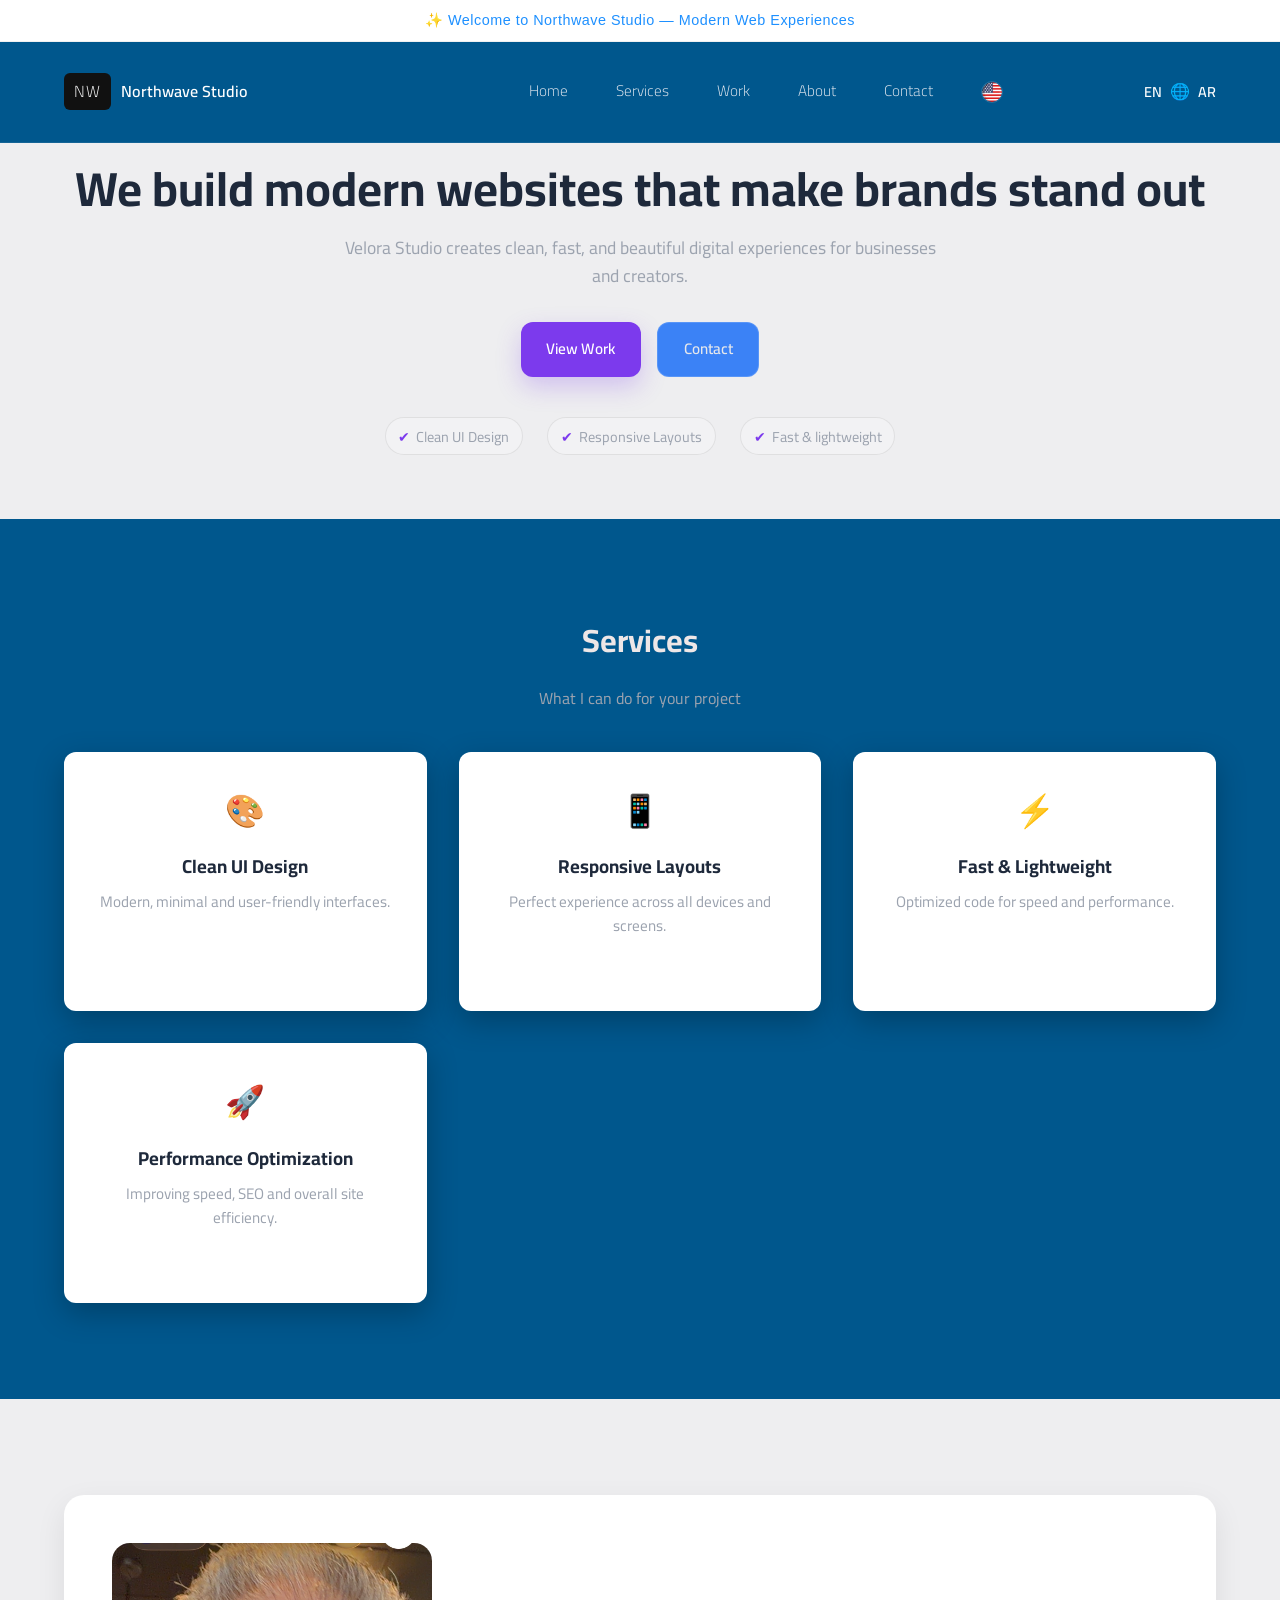
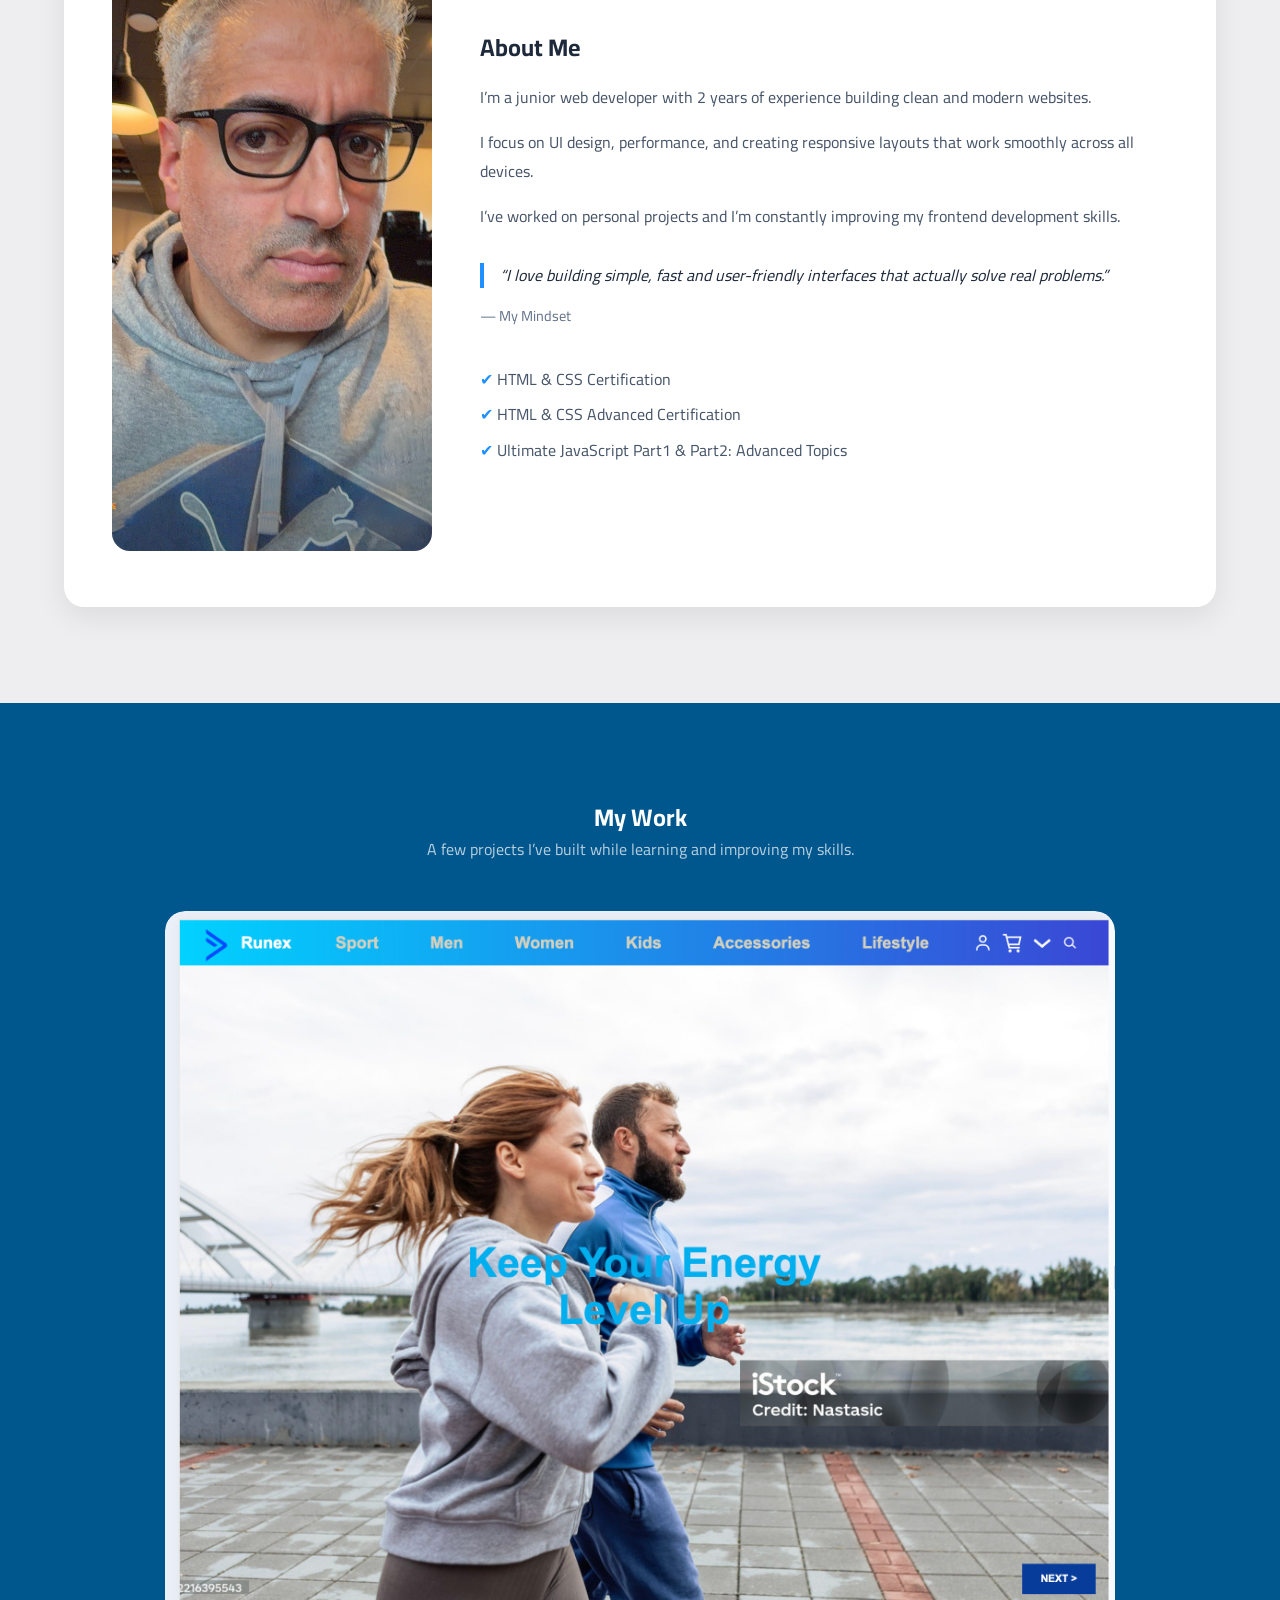
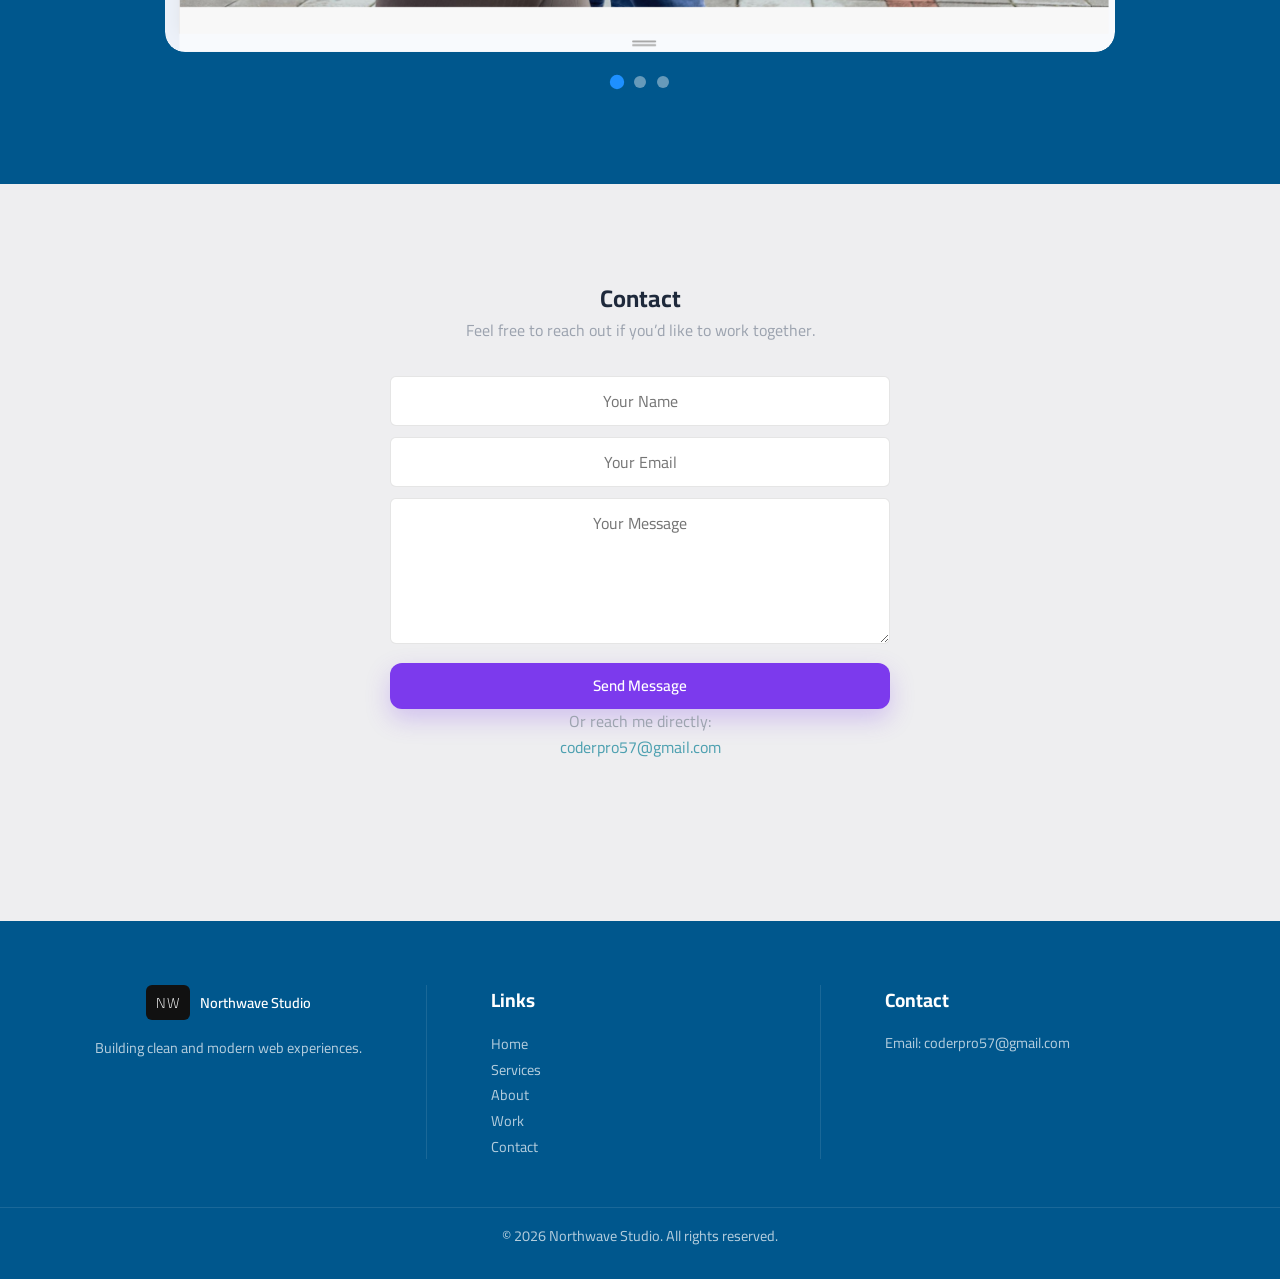
<file: index.html>
<!DOCTYPE html>
<html lang="en">
  <head>
    <meta charset="UTF-8" />
    <meta name="viewport" content="width=device-width, initial-scale=1.0" />
    <meta
      name="description"
      content="Northwave Studio builds modern, responsive and high-performance websites for businesses and creators."
    />
    <meta
      name="google-site-verification"
      content="6xr9IZ_3Co7264kx-2h7jnVPcDhUXZEW-pt3ul5nyoY"
    />
    <title>Northwave Studio</title>
    <link rel="stylesheet" href="css/normalize.css" />
    <link rel="stylesheet" href="css/style.css" />

    <!-- Google Font -->
    <link
      href="https://fonts.googleapis.com/css2?family=Inter:wght@300;400;600;700&display=swap"
      rel="stylesheet"
    />
    <link
      href="https://fonts.googleapis.com/css2?family=Cairo:wght@400;600;700&display=swap"
      rel="stylesheet"
    />

    <link rel="stylesheet" href="https://unpkg.com/aos@2.3.1/dist/aos.css" />
  </head>

  <body>
    <header class="header">
      <!--topbar-->
      <div class="topbar">
        <p>✨ Welcome to Northwave Studio — Modern Web Experiences</p>
      </div>

      <!--navbar-->
      <div class="container nav">
        <div class="logo">
          <a href="#home" class="logo">
            <span class="logo__mark">NW</span>
            Northwave Studio
          </a>
        </div>

        <!-- OVERLAY -->
        <div class="nav__overlay"></div>

        <nav class="nav__menu">
          <!-- CLOSE BUTTON -->
          <button class="nav__close">✕</button>

          <a href="#home">Home</a>
          <a href="#services">Services</a>
          <a href="#work">Work</a>
          <a href="#about">About</a>
          <a href="#contact">Contact</a>

          <div class="nav__flag">
            <img src="icons/united-states-of-america.png" alt="USA Flag" />
          </div>
        </nav>

        <div class="nav__lang">
          <a href="../index.html">EN</a>
          <span>🌐</span>
          <a href="ar/index.html">AR</a>
        </div>

        <button class="nav__toggle">☰</button>
      </div>
    </header>

    <!--hero section-->
    <section id="home" class="hero">
      <div class="container hero__content">
        <h1>We build modern websites that make brands stand out</h1>
        <p>
          Velora Studio creates clean, fast, and beautiful digital experiences
          for businesses and creators.
        </p>
        <div class="hero__buttons">
          <a href="#work" class="btn btn__primary">View Work</a>
          <a href="#contact" class="btn btn__secondary">Contact</a>
        </div>
        <div class="hero__highlights">
          <span>Clean UI Design</span>
          <span>Responsive Layouts</span>
          <span>Fast & lightweight</span>
        </div>
      </div>
    </section>

    <!---- services section-->
    <section id="services" class="services">
      <div class="container">
        <h2 class="section__title">Services</h2>
        <p class="services__subtitle">What I can do for your project</p>

        <div class="services__grid">
          <div class="services__card" data-aos="zoom-in">
            <div class="service__icon">🎨</div>
            <h3>Clean UI Design</h3>
            <p>Modern, minimal and user-friendly interfaces.</p>
          </div>

          <div
            class="services__card"
            data-aos="zoom-in"
            data-aos-anchor="#example-anchor"
            data-aos-offset="500"
            data-aos-duration="500"
          >
            <div class="service__icon">📱</div>
            <h3>Responsive Layouts</h3>
            <p>Perfect experience across all devices and screens.</p>
          </div>

          <div class="services__card" data-aos="zoom-in">
            <div class="service__icon">⚡</div>
            <h3>Fast & Lightweight</h3>
            <p>Optimized code for speed and performance.</p>
          </div>

          <div class="services__card" data-aos="zoom-in">
            <div class="service__icon">🚀</div>
            <h3>Performance Optimization</h3>
            <p>Improving speed, SEO and overall site efficiency.</p>
          </div>
        </div>
      </div>
    </section>

    <!--ABOUT SECTION-->

    <section id="about" class="about">
      <div class="container">
        <div class="about__card">
          <div class="about__grid">
            <!-- IMAGE -->
            <div class="about__image">
              <img src="images/zohir.jpg" alt="Zohir Profile" />
            </div>

            <!-- CONTENT -->
            <div class="about__content">
              <h2 class="section__title">About Me</h2>

              <p>
                I’m a junior web developer with 2 years of experience building
                clean and modern websites.
              </p>

              <p>
                I focus on UI design, performance, and creating responsive
                layouts that work smoothly across all devices.
              </p>

              <p>
                I’ve worked on personal projects and I’m constantly improving my
                frontend development skills.
              </p>

              <blockquote class="about__quote">
                “I love building simple, fast and user-friendly interfaces that
                actually solve real problems.”
              </blockquote>

              <span class="about__mindset"> — My Mindset </span>

              <div class="about__certs">
                <ul>
                  <li>HTML & CSS Certification</li>
                  <li>HTML & CSS Advanced Certification</li>
                  <li>Ultimate JavaScript Part1 & Part2: Advanced Topics</li>
                </ul>
              </div>
            </div>
          </div>
        </div>
      </div>
    </section>

    <!--WORK SECTION-->

    <section id="work" class="work">
      <div class="container">
        <h2 class="section__title">My Work</h2>
        <p class="section__subtitle">
          A few projects I’ve built while learning and improving my skills.
        </p>
        <div class="work__slider">
          <!-- SLIDES -->
          <div class="work__slides">
            <img
              class="work__slide active"
              src="images/runex.png"
              alt="Project One"
            />

            <img
              class="work__slide"
              src="images/under-one-roof.png"
              alt="Project Two"
            />

            <img
              class="work__slide"
              src="images/first-web.png"
              alt="Project Three"
            />
          </div>
        </div>

        <!--DOTS-->
        <div class="work__dots">
          <span class="work__dot active"></span>

          <span class="work__dot"></span>

          <span class="work__dot"></span>
        </div>
      </div>
    </section>

    <!----CONTACT SECTION--->
    <section id="contact" class="contact">
      <div class="container">
        <h2 class="section__title">Contact</h2>
        <p class="section__subtitle">
          Feel free to reach out if you’d like to work together.
        </p>

        <form class="contact__form">
          <input type="text" name="name" placeholder="Your Name" required />

          <input type="email" name="email" placeholder="Your Email" required />

          <textarea
            name="message"
            placeholder="Your Message"
            rows="5"
            required
          ></textarea>

          <button type="submit" class="btn btn__primary">Send Message</button>
        </form>

        <div class="contact__email">
          <p>Or reach me directly:</p>
          <a href="mailto:coderpro57@gmail.com">coderpro57@gmail.com</a>
        </div>
      </div>
    </section>

    <!---FOOTER--->
    <footer class="footer">
      <div class="container footer__wrapper">
        <!-- BRAND -->

        <div class="footer__brand">
          <a href="#home" class="logo">
            <span class="logo__mark">NW</span>
            Northwave Studio
          </a>

          <p>Building clean and modern web experiences.</p>
        </div>

        <!-- LINKS -->

        <div class="footer__links">
          <h4>Links</h4>
          <ul>
            <li><a href="#home">Home</a></li>
            <li><a href="#services">Services</a></li>
            <li><a href="#about">About</a></li>
            <li><a href="#work">Work</a></li>
            <li><a href="#contact">Contact</a></li>
          </ul>
        </div>

        <!-- CONTACT -->

        <div class="footer__contact">
          <h4>Contact</h4>

          <p>
            Email:
            <a href="mailto:coderpro57@gmail.com">coderpro57@gmail.com</a>
          </p>
        </div>
      </div>
      <div class="footer__bottom">
        <p>© 2026 Northwave Studio. All rights reserved.</p>
      </div>
    </footer>
    <script src="https://unpkg.com/aos@2.3.1/dist/aos.js"></script>
    <script>
      AOS.init({
        once: true,
      });
    </script>
    <script src="js/main.js"></script>
  </body>
</html>
</file>
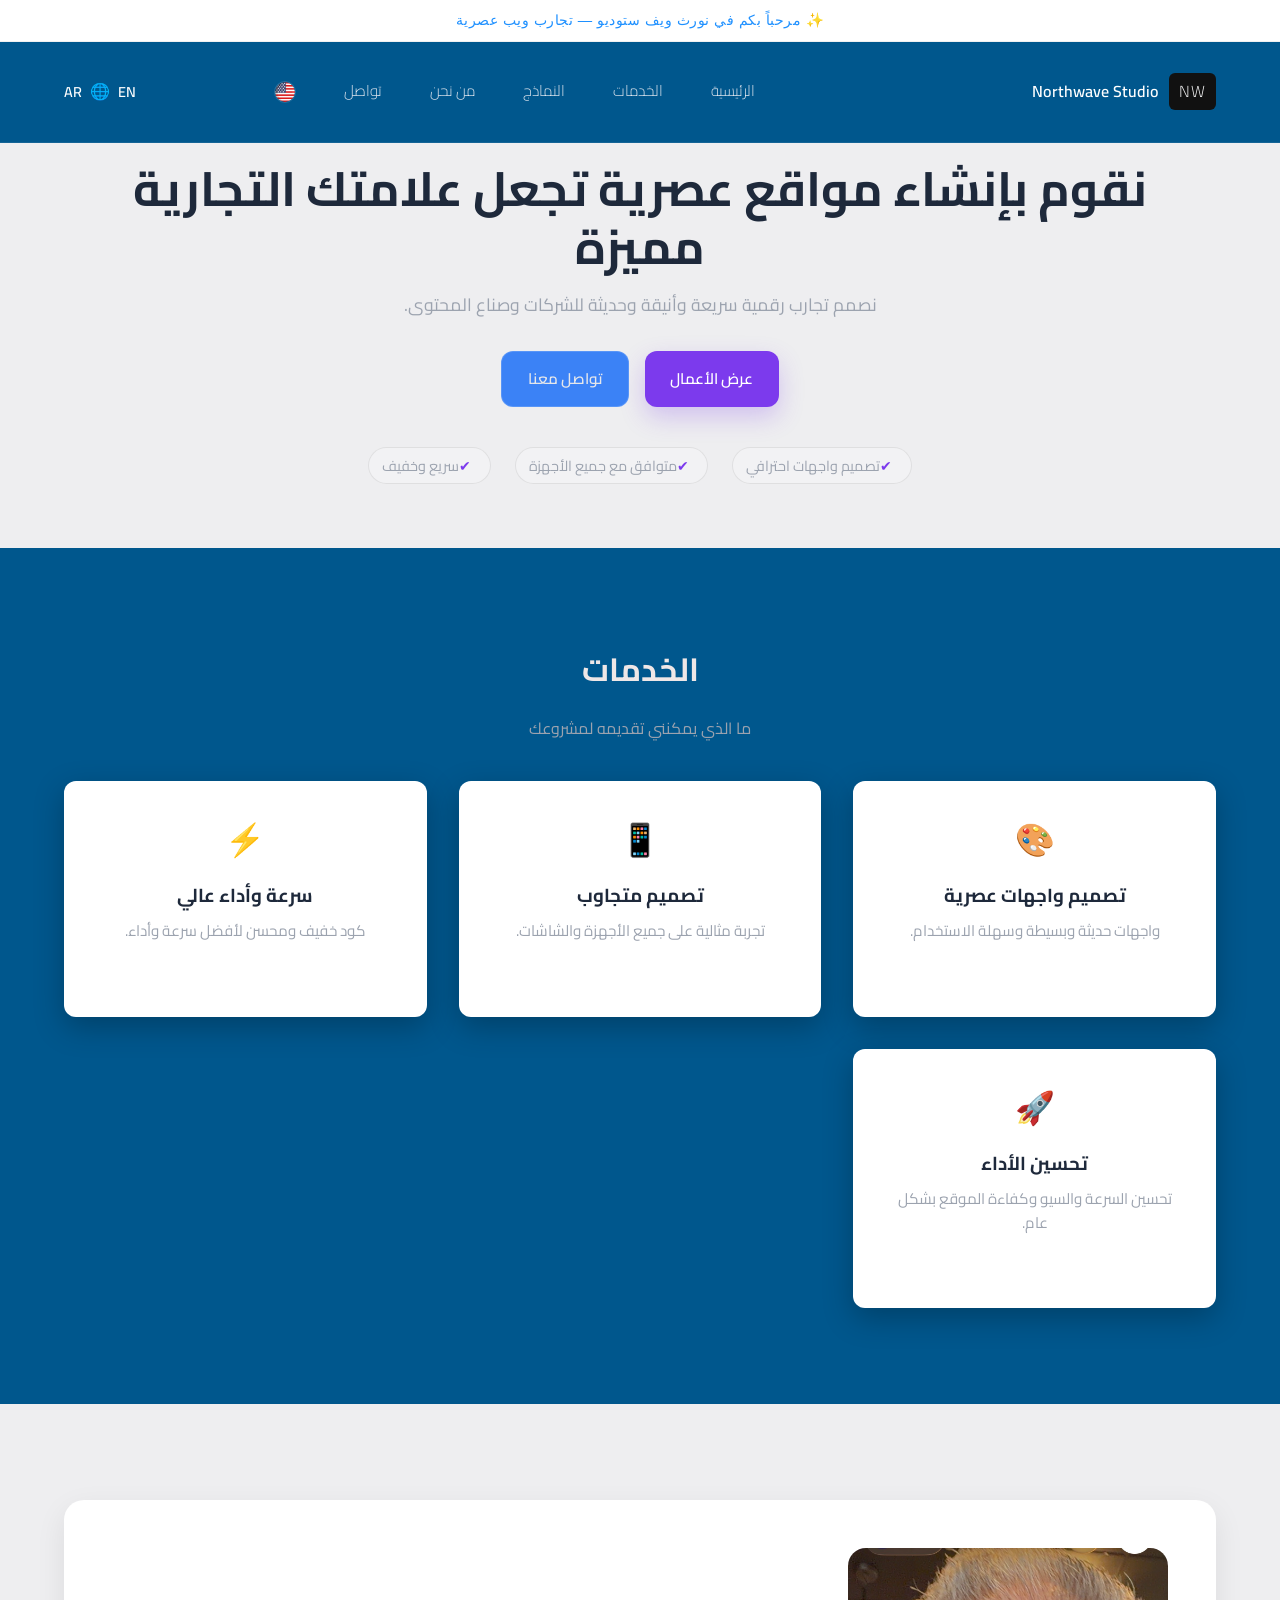
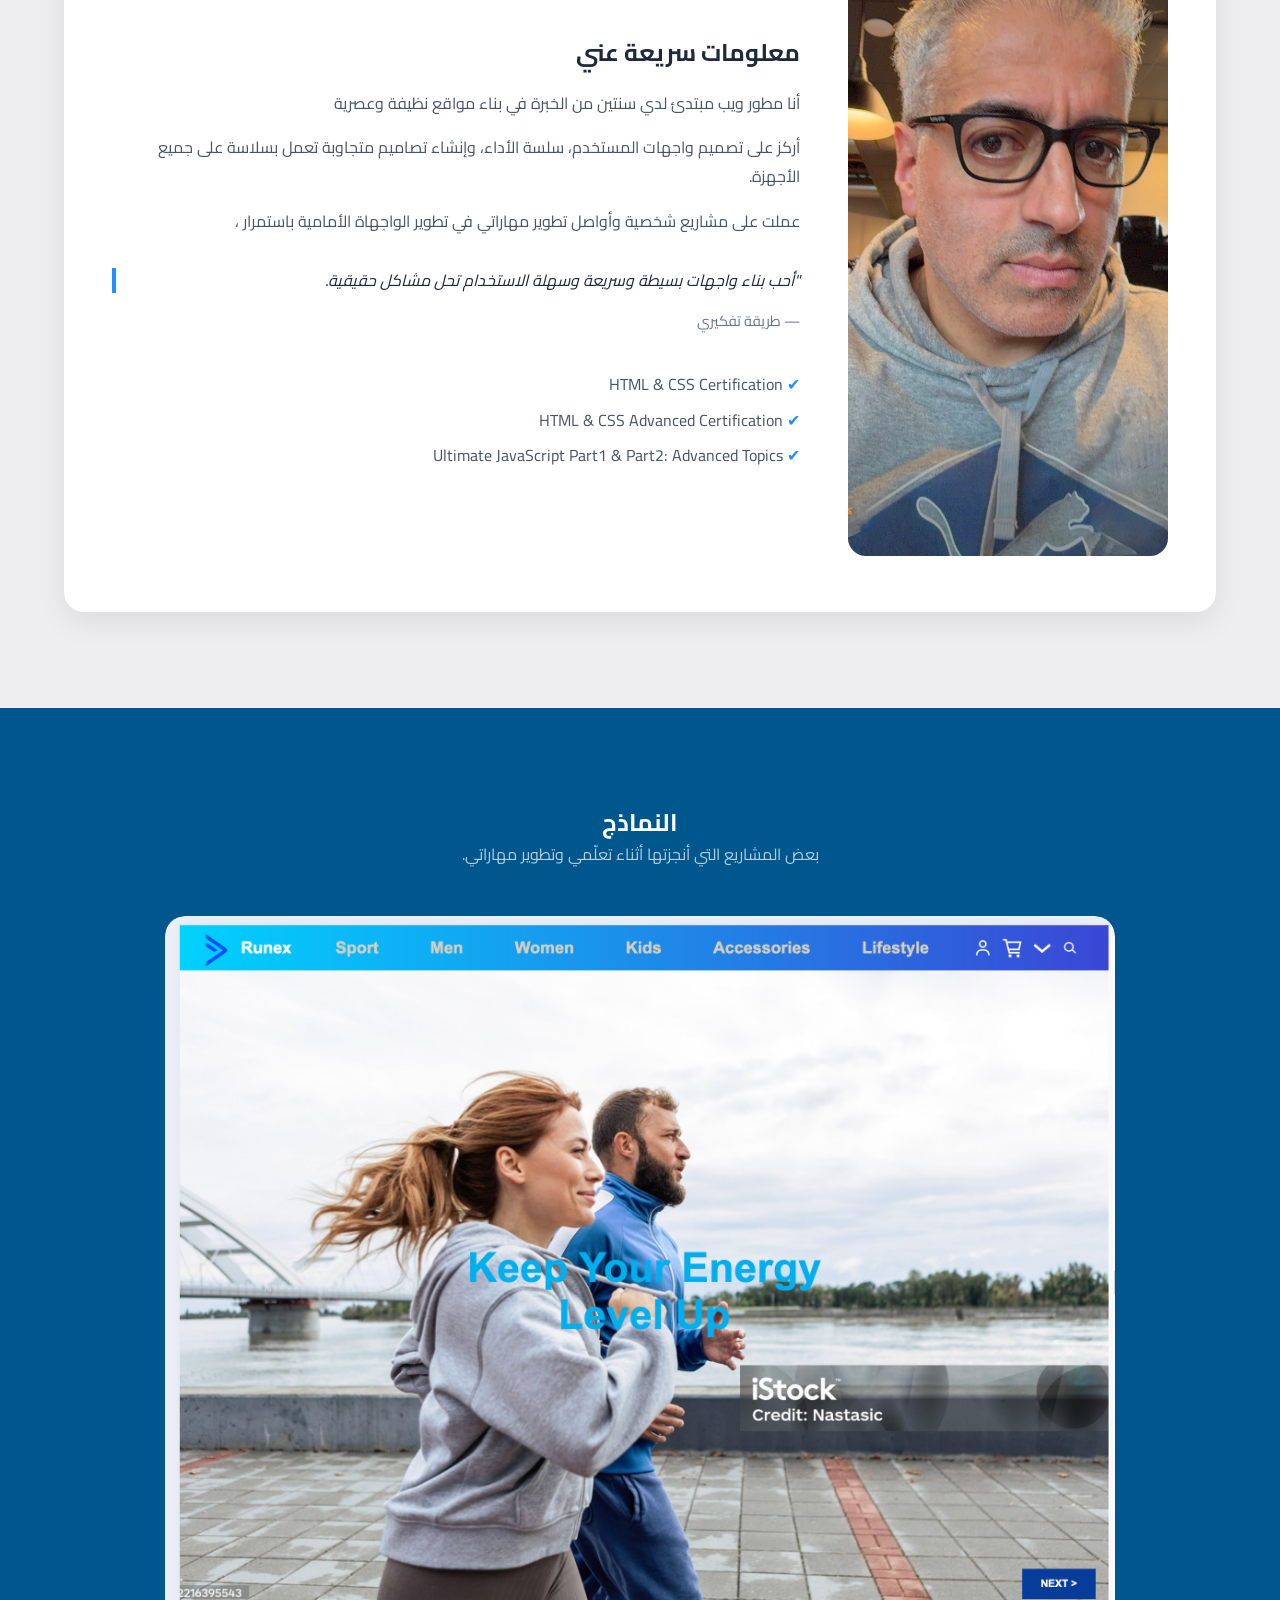
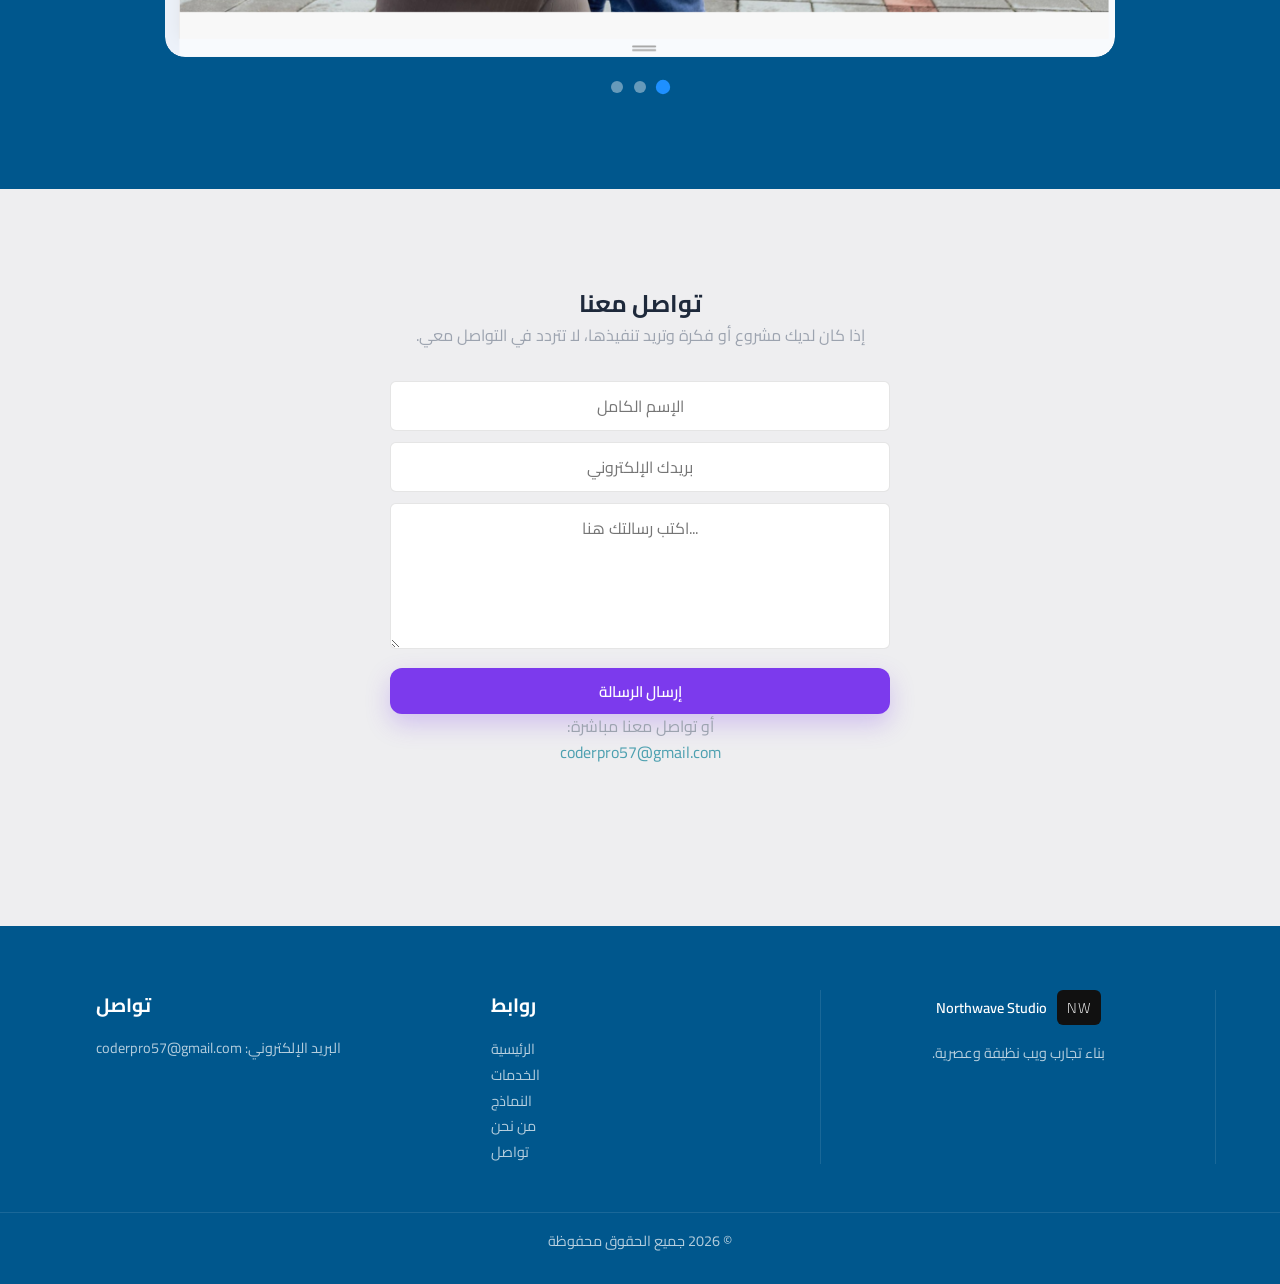
<file: ar/index.html>
<!DOCTYPE html>
<html lang="ar" dir="rtl">
  <head>
    <meta charset="UTF-8" />
    <meta name="viewport" content="width=device-width, initial-scale=1.0" />
    <meta
      name="description"
      content="استوديو تصميم مواقع حديثة نصمم مواقع سريعة وعصرية ومتجاوبة."
    />
    <meta
      name="google-site-verification"
      content="6xr9IZ_3Co7264kx-2h7jnVPcDhUXZEW-pt3ul5nyoY"
    />
    <title>Northwave Studio</title>
    <link rel="stylesheet" href="../css/normalize.css" />
    <link rel="stylesheet" href="../css/style.css" />

    <!-- Google Font -->
    <link
      href="https://fonts.googleapis.com/css2?family=Inter:wght@300;400;600;700&display=swap"
      rel="stylesheet"
    />
    <link
      href="https://fonts.googleapis.com/css2?family=Cairo:wght@400;600;700&display=swap"
      rel="stylesheet"
    />

    <link rel="stylesheet" href="https://unpkg.com/aos@2.3.1/dist/aos.css" />
  </head>
  <body class="arabic">
    <header class="header">
      <!--topbar-->
      <div class="topbar">
        <p>✨ مرحباً بكم في نورث ويف ستوديو — تجارب ويب عصرية</p>
      </div>

      <!--navbar-->
      <div class="container nav">
        <div class="logo">
          <a href="#home" class="logo">
            <span class="logo__mark">NW</span>
            Northwave Studio
          </a>
        </div>
        <!-- OVERLAY -->
        <div class="nav__overlay"></div>

        <nav class="nav__menu">
          <!-- CLOSE BUTTON -->
          <button class="nav__close">✕</button>

          <a href="#home">الرئيسية</a>
          <a href="#services">الخدمات</a>
          <a href="#work">النماذج</a>
          <a href="#about">من نحن</a>
          <a href="#contact">تواصل</a>

          <div class="nav__flag">
            <img src="../icons/united-states-of-america.png" alt="USA Flag" />
          </div>
        </nav>

        <div class="nav__lang">
          <a href="../index.html">EN</a>
          <span>🌐</span>
          <a href="index.html">AR</a>
        </div>

        <button class="nav__toggle">☰</button>
      </div>
    </header>

    <!--hero section-->
    <section id="home" class="hero">
      <div class="container hero__content">
        <h1>نقوم بإنشاء مواقع عصرية تجعل علامتك التجارية مميزة</h1>
        <p>نصمم تجارب رقمية سريعة وأنيقة وحديثة للشركات وصناع المحتوى.</p>
        <div class="hero__buttons">
          <a href="#work" class="btn btn__primary">عرض الأعمال</a>
          <a href="#contact" class="btn btn__secondary">تواصل معنا</a>
        </div>
        <div class="hero__highlights">
          <span>تصميم واجهات احترافي</span>
          <span>متوافق مع جميع الأجهزة</span>
          <span>سريع وخفيف</span>
        </div>
      </div>
    </section>

    <!---- services section-->
    <section id="services" class="services">
      <div class="container">
        <h2 class="section__title">الخدمات</h2>
        <p class="services__subtitle">ما الذي يمكنني تقديمه لمشروعك</p>

        <div class="services__grid">
          <div class="services__card" data-aos="zoom-in">
            <div class="service__icon">🎨</div>
            <h3>تصميم واجهات عصرية</h3>
            <p>واجهات حديثة وبسيطة وسهلة الاستخدام.</p>
          </div>

          <div
            class="services__card"
            data-aos="zoom-in"
            data-aos-anchor="#example-anchor"
            data-aos-offset="500"
            data-aos-duration="500"
          >
            <div class="service__icon">📱</div>
            <h3>تصميم متجاوب</h3>
            <p>تجربة مثالية على جميع الأجهزة والشاشات.</p>
          </div>

          <div class="services__card" data-aos="zoom-in">
            <div class="service__icon">⚡</div>
            <h3>سرعة وأداء عالي</h3>
            <p>كود خفيف ومحسن لأفضل سرعة وأداء.</p>
          </div>

          <div class="services__card" data-aos="zoom-in">
            <div class="service__icon">🚀</div>
            <h3>تحسين الأداء</h3>
            <p>تحسين السرعة والسيو وكفاءة الموقع بشكل عام.</p>
          </div>
        </div>
      </div>
    </section>

    <!--ABOUT SECTION-->

    <section id="about" class="about">
      <div class="container">
        <div class="about__card">
          <div class="about__grid">
            <!-- IMAGE -->
            <div class="about__image">
              <img src="../images/zohir.jpg" alt="Zohir Profile" />
            </div>

            <!-- CONTENT -->
            <div class="about__content">
              <h2 class="section__title">معلومات سريعة عني</h2>

              <p>
                أنا مطور ويب مبتدئ لدي سنتين من الخبرة في بناء مواقع نظيفة
                وعصرية
              </p>

              <p>
                أركز على تصميم واجهات المستخدم، سلسة الأداء، وإنشاء تصاميم
                متجاوبة تعمل بسلاسة على جميع الأجهزة.
              </p>

              <p>
                عملت على مشاريع شخصية وأواصل تطوير مهاراتي في تطوير الواجهاة
                الأمامية باستمرار ،
              </p>

              <blockquote class="about__quote">
                "أحب بناء واجهات بسيطة وسريعة وسهلة الاستخدام تحل مشاكل حقيقية.
              </blockquote>

              <span class="about__mindset"> — طريقة تفكيري </span>

              <div class="about__certs">
                <ul>
                  <li>HTML & CSS Certification</li>
                  <li>HTML & CSS Advanced Certification</li>
                  <li>Ultimate JavaScript Part1 & Part2: Advanced Topics</li>
                </ul>
              </div>
            </div>
          </div>
        </div>
      </div>
    </section>

    <!--WORK SECTION-->

    <section id="work" class="work">
      <div class="container">
        <h2 class="section__title">النماذج</h2>
        <p class="section__subtitle">
          بعض المشاريع التي أنجزتها أثناء تعلّمي وتطوير مهاراتي.
        </p>
        <div class="work__slider">
          <!-- SLIDES -->
          <div class="work__slides">
            <img
              class="work__slide active"
              src="../images/runex.png"
              alt="Project One"
            />

            <img
              class="work__slide"
              src="../images/under-one-roof.png"
              alt="Project Two"
            />

            <img
              class="work__slide"
              src="../images/first-web.png"
              alt="Project Three"
            />
          </div>
        </div>

        <!--DOTS-->
        <div class="work__dots">
          <span class="work__dot active"></span>

          <span class="work__dot"></span>

          <span class="work__dot"></span>
        </div>
      </div>
    </section>

    <!----CONTACT SECTION--->
    <section id="contact" class="contact">
      <div class="container">
        <h2 class="section__title">تواصل معنا</h2>
        <p class="section__subtitle">
          إذا كان لديك مشروع أو فكرة وتريد تنفيذها، لا تتردد في التواصل معي.
        </p>

        <form class="contact__form">
          <input type="text" name="name" placeholder="الإسم الكامل" required />

          <input
            type="email"
            name="email"
            placeholder="بريدك الإلكتروني"
            required
          />

          <textarea
            name="message"
            placeholder="...اكتب رسالتك هنا"
            rows="5"
            required
          ></textarea>

          <button type="submit" class="btn btn__primary">إرسال الرسالة</button>
        </form>

        <div class="contact__email">
          <p>أو تواصل معنا مباشرة:</p>
          <a href="mailto:coderpro57@gmail.com">coderpro57@gmail.com</a>
        </div>
      </div>
    </section>

    <!---FOOTER--->
    <footer class="footer">
      <div class="container footer__wrapper">
        <!-- BRAND -->

        <div class="footer__brand">
          <a href="#home" class="logo">
            <span class="logo__mark">NW</span>
            Northwave Studio
          </a>

          <p>بناء تجارب ويب نظيفة وعصرية.</p>
        </div>

        <!-- LINKS -->

        <div class="footer__links">
          <h4>روابط</h4>
          <ul>
            <li><a href="#home">الرئيسية</a></li>
            <li><a href="#services">الخدمات</a></li>
            <li><a href="#work">النماذج</a></li>
            <li><a href="#about">من نحن</a></li>
            <li><a href="#contact">تواصل</a></li>
          </ul>
        </div>

        <!-- CONTACT -->

        <div class="footer__contact">
          <h4>تواصل</h4>

          <p>
            البريد الإلكتروني:
            <a href="mailto:coderpro57@gmail.com">coderpro57@gmail.com</a>
          </p>
        </div>
      </div>

      <div class="footer__bottom">
        <p>© 2026 جميع الحقوق محفوظة</p>
      </div>
    </footer>
    <script src="https://unpkg.com/aos@2.3.1/dist/aos.js"></script>
    <script>
      AOS.init({
        once: true,
      });
    </script>
    <script src="../js/main.js"></script>
  </body>
</html>
</file>
<file: css/style.css>
:root {
    /* ===== COLORS ===== */
    --color-bg: #111827;        /* softer dark blue */
    --color-bg-light: #1f2937;
  
    --color-primary: #7c3aed;   /* purple */
    --color-secondary: #3b82f6; /* blue */
  
    --color-gradient: linear-gradient(
      135deg,
      #7c3aed,
      #3b82f6
    );
  
    --color-text: #e5e7eb;
    --color-text-muted: #9ca3af;
  
    /* ===== SPACING ===== */
    --spacing-sm: 0.5rem;
    --spacing-md: 1rem;
    --spacing-lg: 2rem;
  
    /* ===== RADIUS ===== */
    --radius: 12px;
  }


  * {
    margin: 0;
    padding: 0;
    box-sizing: border-box;
    scroll-behavior: smooth;
  }
  body {
    font-family: 'Inter',sans-serif;
    font-family: 'Cairo', sans-serif;
    background: #eeeef0;
    color:#1e293b;
    line-height: 1.6;
  }
   .container {
    width: 90%;
    max-width: 1200px;
    margin: auto;
   }

   .logo {
    font-weight: 700;
    font-size: 1.5rem;
   }

  .header {
    position: fixed;
    top:0 ;
    width: 100%;
    background: #00578d;
    backdrop-filter: blur(10px);
    border-bottom: 1px solid rgba(255,255,255,0.08);
    z-index: 1001;
  } 

  p {
    color: var(--color-text-muted);
  }

.topbar {
  background: #ffffff;
  
  text-align: center;

  padding: 0.55rem 1rem;
  

  border-bottom: 1px solid rgba(0,0,0,0.06);

  font-size: 0.9rem;
  font-weight: 500;
  letter-spacing: 0.5px;
  font-family: sans-serif;
}

.topbar p {
  margin: 0;
  color: dodgerblue;

}
.arabic {
  font-family: 'Cairo', sans-serif;
}


 /* ===== NAVBAR ===== */

  .nav {
    display: flex;
    height: 100px;
    justify-content: space-between;
    align-items: center;
    padding: 1rem 0;
  } 
  .logo {
    font-size: 1rem;
    font-weight: 700;
    display: flex;
    align-items: center;
    gap: 10px;
    font-weight: 600;
    text-decoration: none;
    color: #ffffff;
  }
  
  .logo__mark {

    background: #111;
    color: white;
    padding: 6px 10px;
    border-radius: 6px;
    font-weight: 700;
    letter-spacing: 1px;
  }

.logo span {

  font-weight: 300;
  color: #fbfbfb;

}
  .logo:hover {
   transform: translate(-1px);
   opacity: 0.9;
  }
  .nav__menu {
    display: flex;
    align-items: center;
    gap: 3rem; 
  }

  .nav__menu a {
    color:  #e2e8f0; 
    position: relative;
    text-decoration: none;
    font-size: 0.95rem;
    font-weight: 300;
    transition: 0.3s;
  }
  .nav__menu a::after {
    content: "";
    position: absolute;
    left: 0;
    bottom: 0;
    width: 0%;
    height: 2px;
    background: #ffffff;
    transition: width 0.3s ease;
    border-radius: 2px;
  }
  .nav__menu a:hover::after {
    width: 100%;
  }
  .nav__menu a::after {
    background: #b98438; /* soft blue accent */
  }

  .nav__menu a:hover {
    color: #ffffff;
  } 
 
 .nav__toggle {
  display: none;
 }

 .nav__close {
  display: none;
 }

 .nav__flag {
  display: flex;
  align-items: center;
} 
.nav__flag img {
  width: 22px;
  height: 22px;
  border-radius: 50% ;
  object-fit: cover;
  display: block;

  border: 1px solid rgba(255,255,255,0.15);
  transition: 0.3s ease;
}

.nav__flag img:hover {
  transform: scale(1.1);
}

.nav__lang {
  display: flex;
  align-items: center;
  gap: 0.5rem;
}

.nav__lang a {
  text-decoration: none;
  color: #ffffff;
  font-size: 0.9rem;
  font-weight: 600;
  transition: 0.3s ease;

}
/* =========================
   MOBILE NAV
========================= */

@media (max-width: 768px) {

  .nav__toggle {
    display: block;
    background: none;
    border: none;
    color: #fff;
    font-size: 1.8rem;
    cursor: pointer;
    z-index: 1001;

  }

  /* OVERLAY */

  .nav__overlay {
    position: fixed;
    inset: 0;
    background: rgba(0,0,0,0.45);
    opacity: 0;
    visibility: hidden;
    transition: 0.35s ease;
    z-index: 998;

  }

  .nav__overlay.active {
    display: block;
    opacity: 1;
    visibility: visible;

  }

  /* MENU */

  .nav__menu {

    position: fixed;
    top: 0;
    right: -100%;
    width: 85%;
    max-width: 380px;
    height: 100vh;
    background: #fff;
    display: flex;

    flex-direction: column;
    padding: 6rem 2rem 2rem;
    transition: right 0.45s cubic-bezier(0.77, 0, 0.175, 1);

    z-index: 999;

  }

  .nav__menu.active {
    right: 0;
  }

  /* CLOSE BUTTON */

  .nav__close {
    display: block;
    position: absolute;
    top: 1.5rem;
    right: 1.5rem;
    background: none;
    border: none;
    font-size: 1.8rem;
    cursor: pointer;
    color: #111;

  }

  /* LINKS */

  .nav__menu a {

    padding: 1rem 0;
    text-decoration: none;
    color: #111;
    font-size: 1.15rem;
    font-weight: 600;
    border-bottom: 1px solid #e5e7eb;

  }

}

 /* ===== HERO BLOCK ===== */

  .hero {
    padding: 8rem 0 4rem;
  }
  .hero__content {
     text-align: center;
  }
  .hero h1 {
    font-size: 3rem;
    line-height: 1.2;
    margin-bottom: 1rem;
  }
  .hero p {
    font-size: 1.1rem;
    color: var(--color-text-muted);
    max-width: 600px;
    margin:0 auto 2rem;
  }
  .hero__buttons {
   display: flex;
   justify-content: center;
   gap: 1rem;
  }
  .btn {
    display: inline-flex;
    align-items: center;
    justify-content: center;
    padding: 0.9rem 1.6rem;
    border-radius: 12px;
    text-decoration: none;
    font-weight: 600;
    font-size: 0.95rem;
    transition: all 0.25s ease;
    cursor: pointer;
    border: none;
  }
  
  /* PRIMARY BUTTON (main action) */
  .btn__primary {
    background: var(--color-primary);
    color: white;
    box-shadow: 0 10px 25px rgba(124, 58, 237, 0.25);
  }
  
  .btn__primary:hover {
    transform: translateY(-2px);
    box-shadow: 0 15px 35px rgba(124, 58, 237, 0.35);
  }
  
  /* SECONDARY BUTTON (outline style) */
  .btn__secondary {
    background: var(--color-secondary);
    border: 1px solid rgba(255, 255, 255, 0.15);
    color: #e5e7eb;
    backdrop-filter: blur(10px);
  }
  
  .btn__secondary:hover {
    transform: translateY(-2px);
    box-shadow:0 15px 35px #7d9fd5;
  }
  .hero__highlights {
    margin-top: 2.5rem;
    display: flex;
    justify-content: center;
    gap: 1.5rem;
    flex-wrap: wrap;
    font-size: 0.9rem;
    color: var(--color-text-muted);
  }
  .hero__highlights span {
    background: rgba(255, 255, 255, 0.25); /* FIX: stronger pill visibility */
    padding: 0.4rem 0.8rem;
    border: 1px solid rgba(0, 0, 0, 0.08) ;
    border-radius: 999px;
    transition: 0.3s;
  }

.hero__highlights span::before {
  content: "✔︎";
  margin-right: 6px;
  color: var(--color-primary);
}
.hero__highlights span :hover {
  background:  rgba(124, 58, 237, 0.15);
}


 /* ===== SERVICES SECTION ===== */

 .services {
  background:#00578d;
  padding: 6rem 0;
  text-align: center;
 }
 .services .section__title {
  font-size: 2rem !important;
  margin-bottom: 1rem;
  color: #eee7e7;
 }

 .services .section__subtitle {
  color: rgba(255,255,255,0.7) !important;
  margin-bottom: 4rem;
  font-size: 1rem;
 }

 /* GRID */
 .services__grid {
  display: grid;
  grid-template-columns:repeat(3, 1fr);
  gap: 2rem;
  align-items: stretch;
 }

 /* CARD */
 .services__card {
  display: flex;
  flex-direction: column;
  background: #ffffff;
  border: 1px solid rgba(255,255,255,0.05);
  padding: 2rem;
  border-radius: var(--radius);
  transition: 0.3s ease;
  box-shadow: 0 10px 30px rgba(0, 0, 0, 0.25);
  position: relative;
  overflow: hidden;
 }
 .services__card:hover {
  transform: translateY(-6px);
  border-color:rgba(124,58,237,0.4);

 }
 /* TEXT */
 .services__card h3 {
  margin-bottom: 0.5rem;
 }

 .services__card p {
  color: var(--color-text-muted);
  font-size: 0.95rem;
 }

 /*=== services icons  ===*/
 .service__icon {
  font-size: 2rem;
  margin-bottom: 1rem;
}

.service__card {
  transition: all 0.3s ease;
}

.service__card:hover {
  transform: translateY(-6px);
  background: rgba(255, 255, 255, 0.05);
}


 @media (max-width: 768px) {
  .services__grid {
    grid-template-columns: 1fr;
  }
}
 /* ===== FORCE SERVICES SPACING ===== */

#services h2 {
  margin-bottom: 20px;
}

#services p {
  margin-bottom: 40px;
}


/* =========================
   ABOUT ME
========================= */

.about {
  padding: 6rem 0;
}

.about__card {
  background: #ffffff;

  border-radius: 20px;

  padding: 3rem;

  box-shadow: 0 10px 30px rgba(0,0,0,0.08);
}

.about__grid {
  display: grid;

  grid-template-columns: 320px 1fr;

  gap: 3rem;

  align-items: center;
}

/* IMAGE */

.about__image img {
  width: 100%;

  border-radius: 18px;

  object-fit: cover;
}

/* CONTENT */

.about__content {
  display: flex;

  flex-direction: column;

  gap: 1rem;
}

.about__content p {
  color: #475569;

  line-height: 1.8;
}

/* QUOTE */

.about__quote {
  margin-top: 1rem;
  padding-left: 1rem;
  border-left: 4px solid #1e90ff;
  font-style: italic;
  color: #1e293b;
}

.about__mindset {
  font-size: 0.9rem;
  color: #64748b;
}

/* CERTIFICATES */

.about__certs {
  margin-top: 1.5rem;
}

.about__certs h3 {
  margin-bottom: 1rem;
}

.about__certs ul {
  list-style: none;

  padding: 0;
}

.about__certs li {
  margin-bottom: 0.6rem;

  color: #475569;
}

.about__certs li::before {
  content: "✔ ";

  color: #1e90ff;
}

/* MOBILE */

@media (max-width: 768px) {

  .about__grid {
    grid-template-columns: 1fr;
    text-align: center;
  }

  .about__quote {
    border-left: none;
    border-top: 3px solid #1e90ff;
    padding-top: 1rem;
    padding-left: 0;
  }
  .about__image img {
    width: 220px !important;
    max-width: 100%;
    object-fit: cover;
  
    border-radius: 18px;
  }
}

/* =========================
   WORK SECTION
========================= */

.work {
  padding: 6rem 0;
  background: #00578d;
  text-align: center;
}

.work .section__title {
  color: #ffffff;
}

.work .section__subtitle {
  color: rgba(255,255,255,0.7);
  margin-bottom: 3rem;
}

/* SLIDER */

.work__slider {
  position: relative;
  max-width: 950px;
  margin: auto;
}

/* SLIDES */

.work__slides {
  position: relative;
  overflow: hidden;
  border-radius: 20px;
}

.work__slide {
  width: 100%;
  display: none;
  border-radius: 20px;
  object-fit: cover;
  box-shadow: 0 15px 40px rgba(0,0,0,0.25);
}

.work__slide.active {
  display: block;
}

/* DOTS */

.work__dots {
  display: flex;
  justify-content: center;
  gap: 0.7rem;
  margin-top: 1.5rem;
}

.work__dot {
  width: 12px;
  height: 12px;
  border-radius: 50%;
  background: rgba(255,255,255,0.4);
  cursor: pointer;
  transition: 0.3s ease;
}

.work__dot.active {
  background: dodgerblue;
  transform: scale(1.2);
}
/* =========================
  CONTACT SECTION
========================= */

.contact {
  padding: 6rem 0;
  text-align: center;
}

.contact__form {
  max-width: 500px;
  margin: 2rem auto 0;
  display: flex;
  flex-direction: column;
  gap: 0.7rem;
}
/* INPUTS */ 
.contact__form input,
.contact__form textarea {
padding: 0.75rem 1rem;
border-radius: 6px;
text-align: center;
border: 1px solid rgba(0,0,0,0.1) ;
font-family: inherit;
font-size: 1rem;
line-height: 1.5;
}

.contact__form p {
  font-weight: 300;
}

/* FOCUS */ 
.contact__form input:focus, 
.contact__form textarea:focus {
  outline: none;
 border-color:  #4da0b0;
}
.contact__form button {
  margin-top: 0.5rem;
}

@media (max-width:1024px)  {
  .contact__form {
    max-width: 450px;
  }
}


@media (max-width:768p) {
  .contact {
 padding: 5rem 1rem;
  } 
  .contact__form {
    max-width: 100px;
  }

  .contact__form input,
  .contact__form textarea {
    font-size: 1rem;
    padding: 1rem;
  }

}

@media (max-width: 425px) {
  .contact__form {
    gap: 0.8rem; /* FIX: tighter spacing */
  }
}

.contact__email a {
  color: #4da0b0;
  text-decoration: none;
}

.contact__email a:hover {
  text-decoration: underline;
}




/* =========================
  FOOTER SECTION
========================= */


.footer {
  background: #00578d;
  color: #cbd5e1;
  padding: 4rem 0 2rem;
  margin-top: 4rem;
}

.footer__wrapper {
  display: grid;
  grid-template-columns: repeat(3, 1fr);
  gap: 2rem;
  text-align: left; /* FIX: better for content blocks */
}


.footer__wrapper > div {
  padding-right: 2rem;
}

/* add line to first 2 columns only */
.footer__wrapper > div:not(:last-child) {
  border-right: 1px solid rgba(255,255,255,0.1);
}

.footer__wrapper > div:not(:first-child) {
  padding-left: 2rem;
}


.footer h3,
.footer h4 {
  color: #ffffff;
  font-size: 1.2rem;
  margin-bottom: 1rem;
}

.footer p,
.footer a {
  color: rgba(255,255,255,0.7);
  font-size: 0.9rem;
  text-decoration: none;
}
.footer a:hover {
  color: #ffffff;
}

.footer__brand {
  display: flex;
  flex-direction: column;
  align-items: center;
  text-align: center;
}


.footer__brand .logo {
  display: inline-flex;
  color: #ffffff;
}
.footer__brand p {
  margin-top: 1rem;
}
.footer__bottom {
  text-align: center;
  margin-top: 3rem;
  border-top: 1px solid rgba(255,255,255,0.1);
  padding-top: 1rem;
  font-size: 0.85rem;
}

.footer__links ul {
  list-style: none;     /* FIX: remove default bullets */
  padding: 0;
  margin: 0;
}

@media (max-width: 768px) {
  .footer__wrapper {
    grid-template-columns: 1fr;
    text-align: center;
  }

  .footer__wrapper > div {
    border-right: none !important;
    padding: 0;
  }
}
</file>
